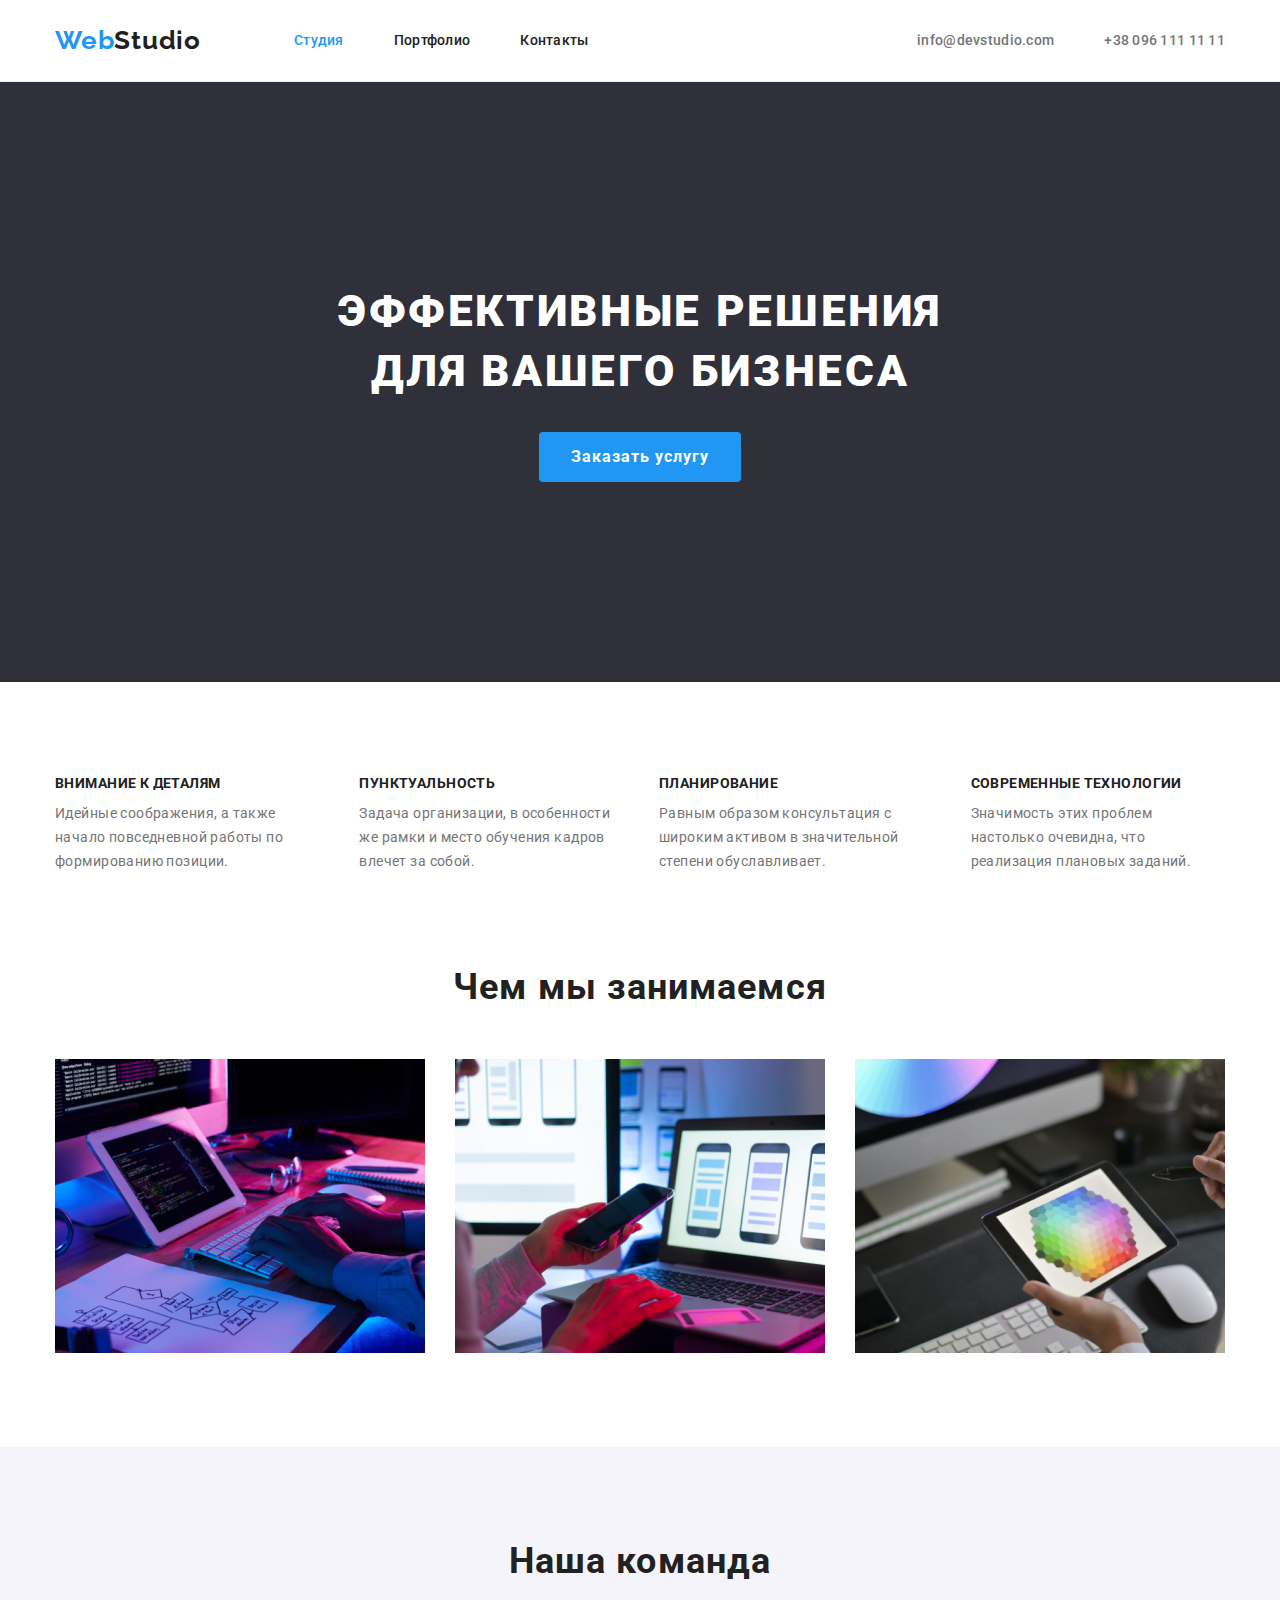
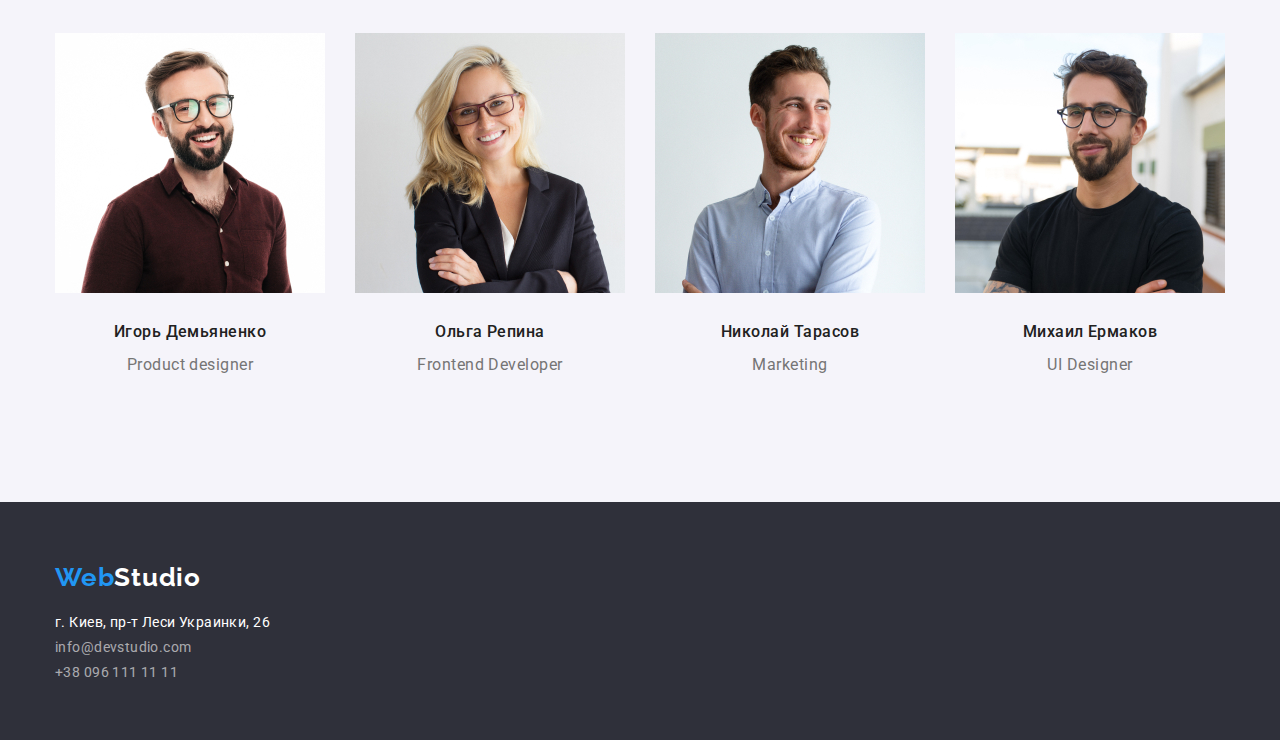
<file: index.html>
<!DOCTYPE html>
<html lang="ru">
  <head>
    <meta charset="UTF-8" />
    <meta http-equiv="X-UA-Compatible" content="IE=edge" />
    <meta name="viewport" content="width=device-width, initial-scale=1.0" />
    <title class="title">Студия</title>

    <link rel="preconnect" href="https://fonts.googleapis.com" />
    <link rel="preconnect" href="https://fonts.gstatic.com" crossorigin />
    <link
      href="https://fonts.googleapis.com/css2?family=Raleway:wght@700&family=Roboto:wght@400;500;700;900&display=swap"
      rel="stylesheet"
    />
    <link rel="stylesheet" href="./css/modern-normalize.css" />
    <link rel="stylesheet" href="./css/styles.css" />
  </head>

  <body>
    <header class="header">
      <div class="container header-text">
        <a class="logo link" href="./index.html">Web<span class="logoright">Studio</span></a>
        <nav class="nav">
          <ul class="link site-nav-ul">
            <li class="site-nav-item">
              <a class="link site-nav current" href="./index.html">Студия</a>
            </li>
            <li class="site-nav-item">
              <a class="link site-nav" href="./portfolio.html">Портфолио</a>
            </li>
            <li class="site-nav-item">
              <a class="link site-nav" href="">Контакты</a>
            </li>
          </ul>
        </nav>
        <ul class="contacts link">
          <li class="contacts-item">
            <a class="contacts-text mail link" href="mailto:info@devstudio.com"
              >info@devstudio.com</a
            >
          </li>
          <li class="contacts-item">
            <a class="contacts-text link" href="tel:+380961111111">+38 096 111 11 11</a>
          </li>
        </ul>
      </div>
    </header>
    <main class="">
      <section class="hero">
        <div class="container">
          <h1 class="hero-title">
            Эффективные решения<br />
            для вашего бизнеса
          </h1>
          <button class="hero-button" type="button">
            <span class="button-text">Заказать услугу</span>
          </button>
        </div>
      </section>

      <section class="section">
        <div class="container">
          <h2 class="visually-hidden">Преимущества</h2>

          <ul class="benefits">
            <li class="section-item">
              <h3 class="section-title">Внимание к деталям</h3>
              <p class="text">
                Идейные соображения, а также начало повседневной работы по формированию позиции.
              </p>
            </li>
            <li class="section-item">
              <h3 class="section-title">Пунктуальность</h3>
              <p class="text">
                Задача организации, в особенности же рамки и место обучения кадров влечет за собой.
              </p>
            </li>
            <li class="section-item">
              <h3 class="section-title">Планирование</h3>
              <p class="text">
                Равным образом консультация с широким активом в значительной степени обуславливает.
              </p>
            </li>
            <li class="section-item">
              <h3 class="section-title">Современные технологии</h3>
              <p class="text">
                Значимость этих проблем настолько очевидна, что реализация плановых заданий.
              </p>
            </li>
          </ul>
        </div>
      </section>
      <section class="box section">
        <div class="container">
        <h2 class="box-title">Чем мы занимаемся</h2>
        <ul class="link box-item">
          <li class="box-content image">
            <img class="img" src="./images/man-codding-ipad.jpg" alt="Парень кодит на айпаде" />
          </li>
          <li class="box-content image">
            <img class="img"
              src="./images/girl-who-make-a-aphone-maket.jpg"
              alt="Девушка делает макет своего телефона"
            />
          </li>
          <li class="box-content image">
            <img class="img"
              src="./images/girl-play-with-colors.jpg"
              alt="Парень смотрит на пиктограму в планшете"
            />
          </li>
        </ul>
      </section>
      <section class="section section-team">
        <div class="container">
          <h2 class="team-title">Наша команда</h2>
          <ul class="our-team link">
            <li class="team image">
              <img
                class="our-image"
                src="./images/man-in-glasses.jpg"
                alt="парень держит ноутбук и улыбается"
              />
              <div class="team-padding">
              <h3 class="team-name">Игорь Демьяненко</h3>
              <p class="team-text">Product designer</p>
              </div>
            </li>

            <li class="team image">
              <img class="our-image" src="./images/girl-with-glasses.jpg" alt="Девушка в очках" />
              <div class="team-padding">
              <h3 class="team-name">Ольга Репина</h3>
              <p class="team-text">Frontend Developer</p>
              </div>
            </li>
            <li class="team image">
              <img
                class="our-image"
                src="./images/man-with-blue-shirt.jpg"
                alt="парень в голубой рубашке"
              />
              <div class="team-padding">
              <h3 class="team-name">Николай Тарасов</h3>
              <p class="team-text">Marketing</p>
              </div>
            </li>
            <li class="team image">
              <img
                class="our-image"
                src="./images/man-in-black-tshirt.jpg"
                alt="Парень в черной футболке"
              />
              <div class="team-padding">
              <h3 class="team-name">Михаил Ермаков</h3>
              <p class="team-text">UI Designer</p>
              </div>
            </li>
          </ul>
        </div>
      </section>
    </main>
    <footer class="footer">
      <div class="container">
        <a class="logo link" href="/">Web<span class="footer-logoright">Studio</span></a>
        <address class="address">
          <ul class="link footer-nav">
            <li class="footer-item">
              <a
                class="address-text link"
                href="https://goo.gl/maps/kgHppsG4N6dYcx9u6"
                target="_blank"
                >г. Киев, пр-т Леси Украинки, 26</a
              >
            </li>
            <li class="footer-item">
              <a class="footer-mail link" href="mailto:info@devstudio.com">info@devstudio.com</a>
            </li>
            <li class="footer-item">
              <a class="footer-tel link" class="tel" href="tel:+380961111111">+38 096 111 11 11 </a>
            </li>
          </ul>
        </address>
      </div>
    </footer>
  </body>
</html>
</file>
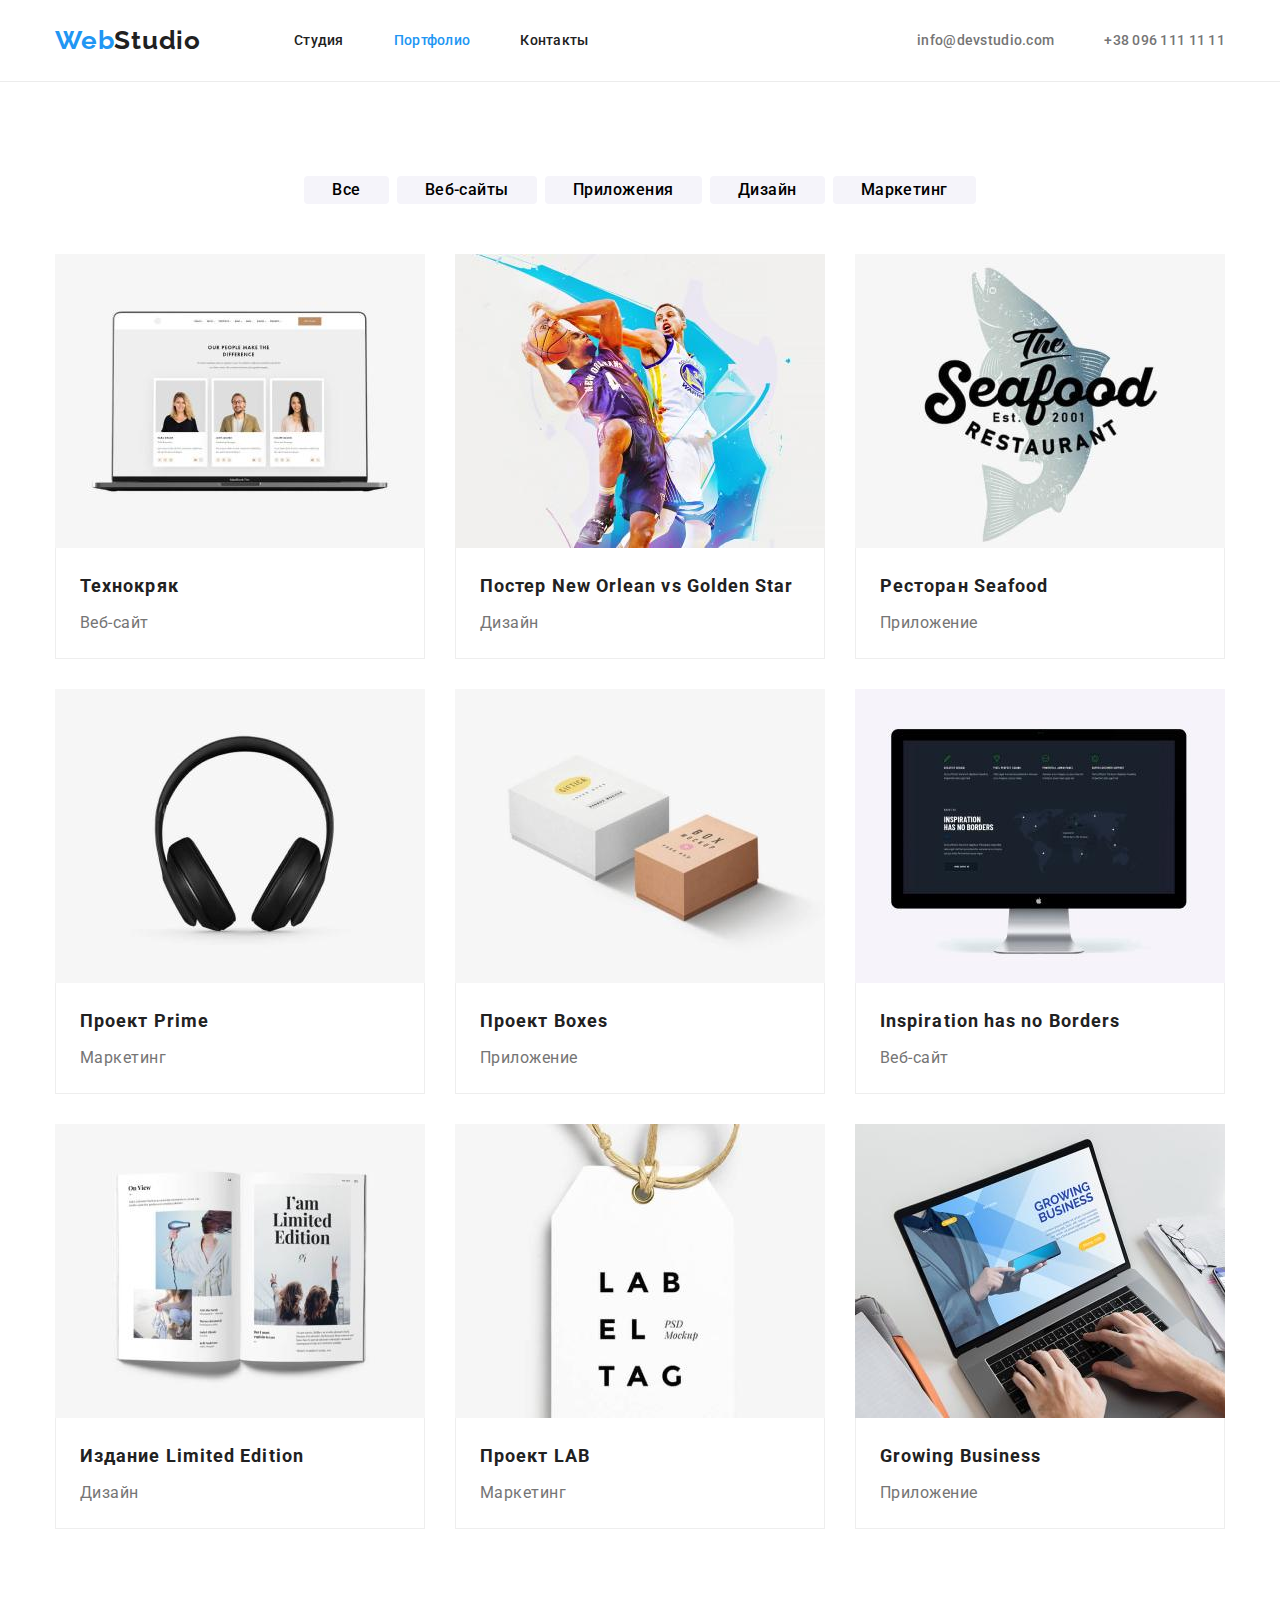
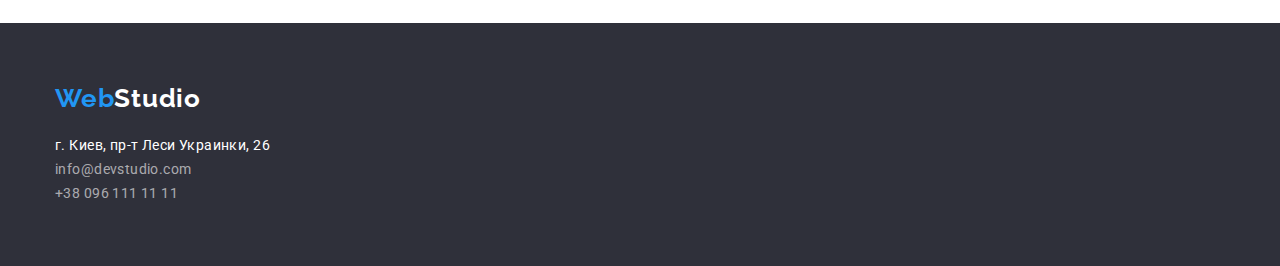
<file: portfolio.html>
<!DOCTYPE html>
<html lang="ru">
  <head>
    <meta charset="UTF-8" />
    <meta http-equiv="X-UA-Compatible" content="IE=edge" />
    <meta name="viewport" content="width=device-width, initial-scale=1.0" />
    <title>Портфолио</title>
    
    <link rel="preconnect" href="https://fonts.googleapis.com" />
    <link rel="preconnect" href="https://fonts.gstatic.com" crossorigin />
    <link
      href="https://fonts.googleapis.com/css2?family=Raleway:wght@700&family=Roboto:wght@400;500;700;900&display=swap"
      rel="stylesheet"
    />
    <link rel="stylesheet" href="./css/modern-normalize.css"/>
    <link rel="stylesheet" href="./css/styles.css" />
  </head>
  <body>
    <header class="header">
      <div class="container header-text">
        <a class="logo link" href="./index.html">Web<span class="logoright">Studio</span></a>
<nav class="nav">
        <ul class="link site-nav-ul">
          <li class="site-nav-item">
            <a class="link site-nav" href="./index.html">Студия</a>
          </li>
          <li class="site-nav-item">
            <a class="link site-nav current" href="./portfolio.html">Портфолио</a>
          </li>
          <li class="site-nav-item">
            <a class="link site-nav" href="">Контакты</a>
          </li>
        </ul>
      </nav>
      <ul class="contacts link">
        <li class="contacts-item">
          <a class="contacts-text link" href="mailto:info@devstudio.com">info@devstudio.com</a>
        </li>
        <li class="contacts-item">
          <a class="contacts-text link" href="tel:+380961111111">+38 096 111 11 11</a>
        </li>
      </ul>
      </div>
    </header>
    <main>
      <section class="section">
        <div class="container">
        <h1 class="visually-hidden">Портфолио</h1>
        <ul class="features link ">
          <li class="features-item"><button class="features-button" type="button"><span class="features-span">Все</span></button></li>
          <li class="features-item"><button class="features-button" type="button"><span class="features-span">Веб-сайты</span></button></li>
          <li class="features-item"><button class="features-button" type="button"><span class="features-span">Приложения</span></button></li>
          <li class="features-item"><button class="features-button" type="button"><span class="features-span">Дизайн</span></button></li>
          <li class="features-item"><button class="features-button" type="button"><span class="features-span">Маркетинг</span></button></li>
        </ul>
        <ul class="examples link ">
          <li class="examples-item"><a class="link" href="">
            <img src="./images/laptop-with-examples.jpg" alt="Ноут с примерами" width="370px" />
            <div class="examples-div">
            <h2 class="examples-title">Технокряк</h2>
            <p class="examples-text">Веб-сайт</p>
            </div>
            </a>
          </li>
          <li class="examples-item"> 
            <a class="link" href="">
            <img src="./images/neworlean-goldenstar.jpg" alt="Постер нов орлеан" width="370px" />
            <div class="examples-div">
            <h2 class="examples-title">Постер New Orlean vs Golden Star</h2>
            <p class="examples-text">Дизайн</p>
            </div>
            </a>
          </li>
          <li class="examples-item">
            <a class="link" href="">
              <img src="./images/seafood.jpg" alt="Фото обложка ресторан" width="370px" />
              <div class="examples-div">
              <h2 class="examples-title">Ресторан Seafood</h2>
              <p class="examples-text">Приложение</p>
              </div>
            </a>
          </li>
          <li class="examples-item"> 
            <a class="link" href="">
            <img src="./images/headphones.jpg" alt="Наушники" width="370px" />
            <div class="examples-div">
            <h2 class="examples-title">Проект Prime</h2>
            <p class="examples-text">Маркетинг</p>
            </div>
            </a>
          </li>
          <li class="examples-item"> 
            <a class="link" href="">
            <img src="./images/boxes.jpg" alt="две коробки" width="370px" />
            <div class="examples-div">
            <h2 class="examples-title">Проект Boxes</h2>
            <p class="examples-text">Приложение</p>
            </div>
            </a>
          </li>
          <li class="examples-item"> <a class="link" href=""></a>
            <img src="./images/apple-imac.jpg" alt="apple imac" width="370px" />
            <div class="examples-div">
            <h2 class="examples-title">Inspiration has no Borders</h2>
            <p class="examples-text">Веб-сайт</p>
            </div>
            </a>
          </li>
          <li class="examples-item"> <a class="link" href="">
            <img src="./images/magazine.jpg" alt="журнал лимитед едишн" width="370px" />
            <div class="examples-div">
            <h2 class="examples-title">Издание Limited Edition</h2>
            <p class="examples-text">Дизайн</p>
            </div>
            </a>
          </li>
          <li class="examples-item"> <a class="link" href="">
            <img src="./images/label-tag.jpg" alt="бирка лейбла" width="370px" />
            <div class="examples-div">
            <h2 class="examples-title">Проект LAB</h2>
            <p class="examples-text">Маркетинг</p>
            </div>
            </a>
          </li>
          <li class="examples-item"> <a class="link" href="">
            <img src="./images/laptop-growing.jpg" alt="реклама на экране ноутбука" width="370px" />
            <div class="examples-div">
            <h2 class="examples-title">Growing Business</h2>
            <p class="examples-text">Приложение</p>
            </div>
            </a>
          </li>
        </ul>
      </section>
    </main>
    <footer class="footer">
      <div class="container">
        <a class="logo link" href="/">Web<span class="footer-logoright">Studio</span></a>
        <address class="address">
          <ul class="link text">
            <li>
              <a
                class="address-text link"
                href="https://goo.gl/maps/kgHppsG4N6dYcx9u6"
                target="_blank"
                >г. Киев, пр-т Леси Украинки, 26</a
              >
            </li>
            <li>
              <a class="footer-mail link" href="mailto:info@devstudio.com">info@devstudio.com</a>
            </li>
            <li>
              <a class="footer-tel link" class="tel" href="tel:+380961111111">+38 096 111 11 11 </a>
            </li>
          </ul>
        </address>
      </div>
    </footer>
  </body>
</html>
</file>
<file: css/styles.css>
/* #region basic-root */
:root {
--main-font: 'Roboto', sans-serif;
--secondary-font: 'Raleway', sans-serif;
/*text cl*/

--accent-cl: #2196F3;
--main-txt-cl: #212121;
--secondary-txt-cl:#757575;
--footer-txt-cl:rgba(255, 255, 255, 0.6);
/*var(--accent-cl) #2196F3; */
/*bcg cl*/
--main-bg-cl:#ffffff;
--secondary-bg-cl:#2F303A;
--btn-bg-cl: #2196F3;
--section-bg-cl:#F5F4FA;
--secondary-btn-cl:#188CE8;

}
html{
    box-sizing: border-box;
}
*,
*::before,
*::after{
    box-sizing:inherit ;
}

body{
    font-family: var(--main-font);
    font-size: 14px;
    letter-spacing:0.03em;
    color:var(--main-txt-cl) ;
    background-color: var(--main-bg-cl);
    /* outline: 2px solid black; */
}
h1,
h2,
h3,
h4,
h5,
h6,
p {
    margin: 0;
}

ul {
    list-style: none;
    margin: 0;
    padding: 0;
}
/* #endregion basic-root */
/* .flex-class{
    display: flex;

} */

.container {
    /* outline: 3px solid red; */
    width: 1200px;
    margin-left: auto;
    margin-right: auto; 
    padding-left: 15px;
    padding-right: 15px;
}
/* #region header */
.logo{
color: var(--accent-cl);
font-family:var(--secondary-font);
    
    font-weight: 700;
    font-size: 26px;
    line-height: 1.2;
    letter-spacing: 0.03em;     
    
}
.logoright{
    color: var(--main-txt-cl);
    
}
.footer-logoright{
    color: var(--main-bg-cl);
}

.link{
    list-style-type: none;
    text-decoration: none;
    
}

.contacts-text{
    color: var(--secondary-txt-cl);
        font-weight: 500;
        line-height: 1.14;
        letter-spacing: 0.02em;
        font-size: 14px;
        

        
        
       
}
.contacts-item{
    margin-right: 50px;
    padding: 32px 0;
}
.contacts-item:last-child{
    margin-right: 0;
}

.nav{
   
 
 display: flex;
 flex-direction: row;
 align-items: center;
 width: 294px;
 padding: 0px;
 margin-left: 93px;
 
}
.contacts-text:focus {
    color: var(--accent-cl);
}

.contacts-text:hover {
    color: var(--accent-cl);
}
.contacts{
    display: flex;
    flex-direction: row; 
    align-items: center;
    margin-left: auto;
    

}
.site-nav{
    color: var(--main-txt-cl);       
        font-weight: 500;
        line-height: 1.14;
        letter-spacing: 0.02em;
        padding: 32px 0;

        
        
              
}
.site-nav-item {
    margin-right: 50px;
    
}

.site-nav-item:last-child {
    margin-right:0;
    /* color: rgb(255, 5, 5);  запитати в ментора*/
}

.site-nav-ul {
    display: flex;
    
}

.site-nav:hover{
    color: var(--accent-cl);   

}
.site-nav:focus{
    color: var(--accent-cl);
}
.current{
    color: var(--accent-cl);
    
}



.header{
    background-color: var(--main-bg-cl);
    border-bottom: 1px solid  #ECECEC;

    
    

}
.header-text{
    display: flex;
    align-items:center ;
}
/* #endregion header */
/* #region hero */

.hero-button{
background-color:var(--btn-bg-cl);
color: var(--main-bg-cl);
border: var(--accent-cl);
font-size: 16px;
letter-spacing: 0.06em;
text-align: center;
border-radius: 4px;
padding: 0;


}
.hero-button:hover{
background-color:  #188CE8;
}
.hero-button:focus {
    background-color: #188CE8;
}

.hero{
    background-color: var(--secondary-bg-cl);
    
    text-align: center;
    padding-top: 200px;
    padding-bottom: 200px;

     
}
.hero-title{
    font-weight: 900;
        font-size: 44px;
        line-height: 1.36;
        text-align: center;
        letter-spacing: 0.06em;
        text-transform: uppercase;
        color: #ffffff;
        margin-bottom: 30px;
}
.button-text{
    font-weight: 700;
        font-size: 16px;
        line-height: 1.88;
        display: flex;
        align-items: center;
        text-align: center;
        letter-spacing: 0.06em;
        padding-top: 10px;
        padding-bottom: 10px;
        padding-left: 32px;
        padding-right: 32px;
        

color: var(--main-bg-cl);
}
.hero-button{
    border: 0px;
}

/* #endregion hero */
/* #region benefits-section */
.section{
    
    padding-top: 94px;
    padding-bottom: 94px;
}


 .section-item{
     margin-right: 30px;
 }   
 .section-item:last-child{
     margin-right: 0;
 }
.section-title{
color: var(--main-txt-cl);
    font-size: 14px;
font-weight: 700;
    line-height: 1.14;
    text-transform: uppercase;
    text-align:left;
    margin-bottom: 10px;
}
.benefits{
    display:flex    ;
}
.text{
    color:var(--secondary-txt-cl);
        line-height: 1.71;
       text-align: left;
}
/* #endregion benefits-section */

/* #region box-img */
.box-item{
    display: flex;
}
.box{
    padding-top: 0;
}
.box-title{
    color: var(--main-txt-cl);
    font-weight: 700;
        font-size: 36px;
        line-height: 1.16;
        text-align: center;
        letter-spacing: 0.03em;
     margin-bottom: 50px;
}
.box-content{
    margin-right: 30px;
    width: 370px;

}
.box-content:last-child{
    margin-right: 0;
}
img{
    display: block;
    width: 100%;
    height: auto;
}
.visually-hidden {
    position: absolute;
        width: 1px;
        height: 1px;
        margin: -1px;
        border: 0;
        padding: 0;
        white-space: nowrap;
        clip-path: inset(100%);
        clip: rect(0 0 0 0);
        overflow: hidden;
    
}
/* #endregion box-img */
/* #region team */
.section-team{
    background-color: var(--section-bg-cl);
}
.our-team{
    display: flex;
}
.team-title{
    color: var(--main-txt-cl);
    font-weight: 700;
        font-size: 36px;
        line-height: 1.16;
        text-align: center;
        letter-spacing:0.03em;
        
        margin-bottom: 50px;
}
.team-name{
    color: var(--main-txt-cl);
    font-weight: 500;
        font-size: 16px;
        line-height: 1.14;   
        text-align: center;
        letter-spacing: 0.03em;
        margin-bottom: 10px;
}
.team-text{
    color: var(--secondary-txt-cl);
    font-size: 16px;
        line-height: 1.7;             
        text-align: center;
        letter-spacing: 0.03em;
}
.team-padding{
    padding-top: 30px;
    padding-bottom: 30px;
}
.team{
    width: 270px;
    margin-right: 30px;
}
 .team:last-child{
     margin-right: 0;
 }   
 /* #endregion team */
/* #region footer */
 .footer{
    background-color: var(--secondary-bg-cl);
    padding-top: 60px;
    padding-bottom: 60px;

}

.address{
    font-style: normal;
    margin-top: 20px;
    
}
.address-text{
    color: var(--main-bg-cl);
}
.address-text:hover{color: var(--accent-cl);}
.address-text:focus{
    color: var(--accent-cl);
}
.footer-mail{
    color: var(--footer-txt-cl);

}
.footer-tel{
    color: var(--footer-txt-cl);

}
.footer-mail:hover{
    color: var(--accent-cl);
}
.footer-mail:focus {
    color: var(--accent-cl);
}
.footer-tel:hover {
    color: var(--accent-cl);
}

.footer-tel:focus {
    color: var(--accent-cl);
}
.footer-item{
    margin-bottom: 9px;
}
.footer-item:last-child{
    margin-bottom: 0;
}
/* #endregion footer */
/* portfolio */
/* #region examples */
.examples{
    text-decoration: none;
    display: flex;
    flex-wrap: wrap;
    
}
.examples-title{
    color: var(--main-txt-cl);
    font-weight: 700;
        font-size: 18px;
        line-height: 2;
        letter-spacing: 0.06em;
       
}
.examples-text{
    color: var(--secondary-txt-cl);
    font-size: 16px;
        line-height: 1.88;
        letter-spacing: 0.03em;
        
}
.examples-item {
    margin-right: 30px;
    margin-bottom: 30px;
}

.examples-item:nth-last-child(-n+3) {

    margin-bottom: 0;
}

.examples-item:nth-child(3n) {
    margin-right: 0;
}

.examples-div {
    padding-top: 20px;
    padding-bottom: 20px;
    padding-left: 24px;
    padding-right: 24px;
    border-left: 1px solid #EEEEEE;
    border-right: 1px solid #EEEEEE;
    border-bottom: 1px solid #EEEEEE;
}

.examples-title {
    margin-bottom: 4px;
}
/* #endregion examples */
/* #region features */


.features-button{
    background-color: var(--section-bg-cl);
    border: var(--section-bg-cl);
    font-weight: 500;
        font-size: 16px;
        line-height: 1.62;
        text-align: center;
        letter-spacing: 0.03em;
}
.features-button:hover{
    background-color: var(--btn-bg-cl);
    border: var(--btn-bg-cl);
    color: var(--main-bg-cl);
    cursor: pointer;
}
.features-button:focus {
    background-color: var(--btn-bg-cl);
    border: var(--btn-bg-cl);
    color: var(--main-bg-cl);
}


.features{
    display: flex;
    justify-content: center;
    margin-bottom: 50px;
}
.features-button{
    /* border: 0px; */
    border-radius: 4px;
}
.features-item{
    margin-right: 8px;
}
.features-item:last-child{
    margin-right: 0;
}
.features-span{
padding-top: 6px;
    padding-bottom: 6px;
    padding-left: 22px;
    padding-right: 22px;
    text-align:center;
}


/*#endregion features*/
</file>
